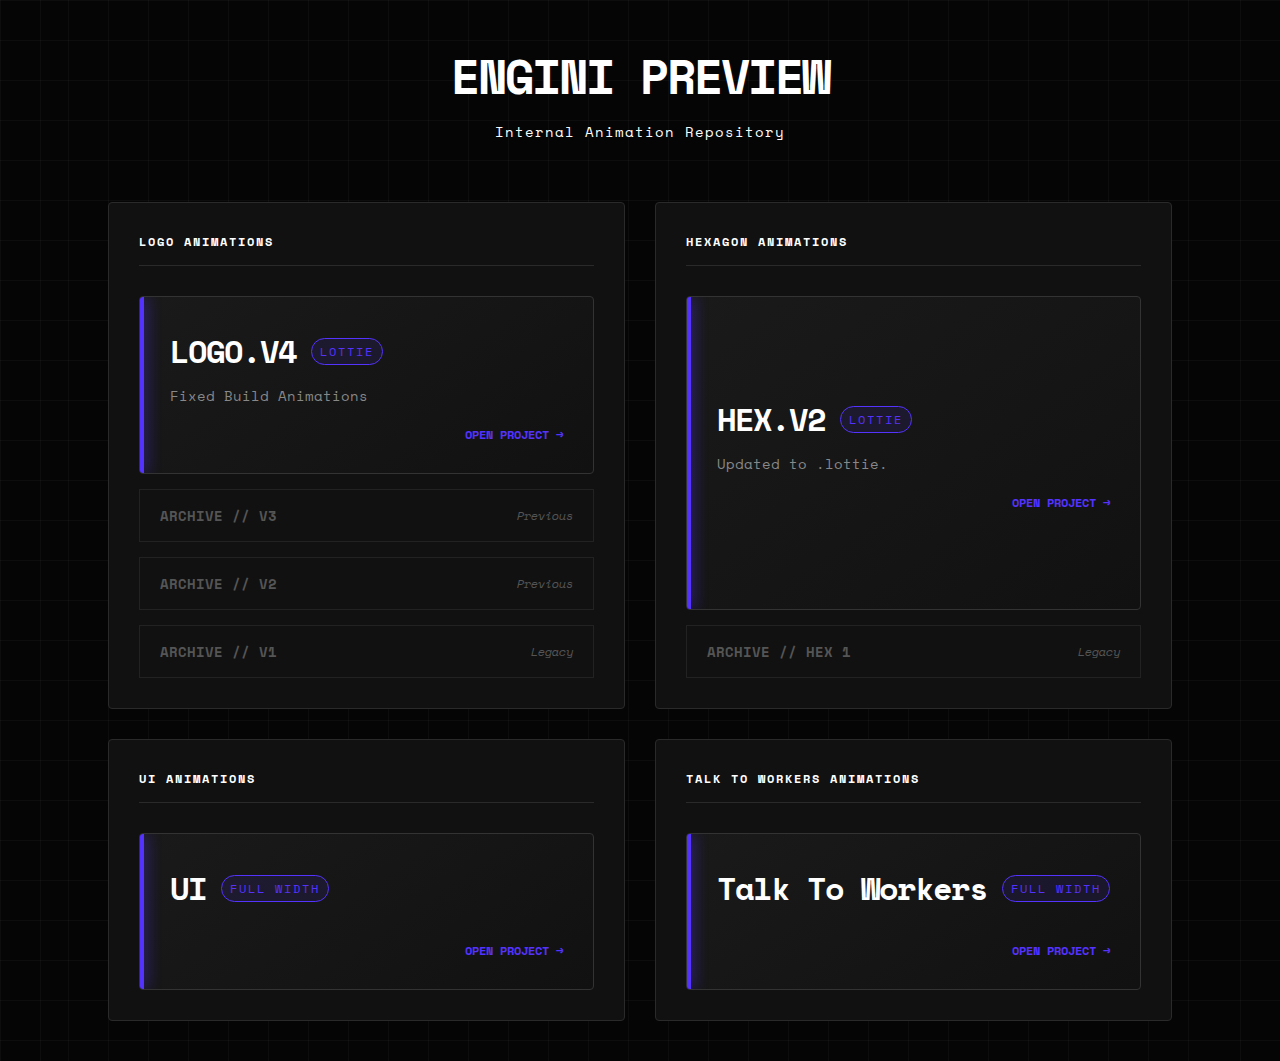
<file: Engini/index.html>
<!DOCTYPE html>
<html lang="en">

<head>
    <meta charset="UTF-8">
    <meta name="viewport" content="width=device-width, initial-scale=1.0">
    <title>Engini Animations Portal</title>
    <link rel="preconnect" href="https://fonts.googleapis.com">
    <link rel="preconnect" href="https://fonts.gstatic.com" crossorigin>
    <link href="https://fonts.googleapis.com/css2?family=Space+Mono:ital,wght@0,400;0,700;1,400&display=swap"
        rel="stylesheet">
    <style>
        :root {
            --bg-color: #050505;
            --card-bg: #111111;
            --border: #2a2a2a;
            --text-main: #e0e0e0;
            --text-muted: #fff;

            /* Brand Colors - Unified to Purple */
            --purple: #5533FF;
            --purple-glow: rgba(85, 51, 255, 0.3);

            --grid-line: rgba(255, 255, 255, 0.03);
        }

        body,
        html {
            margin: 0;
            padding: 0;
            background-color: var(--bg-color);
            /* Tech Grid Background */
            background-image:
                linear-gradient(var(--grid-line) 1px, transparent 1px),
                linear-gradient(90deg, var(--grid-line) 1px, transparent 1px);
            background-size: 40px 40px;

            font-family: 'Space Mono', monospace;
            color: var(--text-main);
            min-height: 100vh;
            display: flex;
            flex-direction: column;
            align-items: center;
            justify-content: center;
        }

        .main-container {
            width: 100%;
            /* UPDATED: Increased width to accommodate 4 columns comfortably */
            max-width: 1600px;
            padding: 40px;
            box-sizing: border-box;
            animation: fade-in 0.8s ease-out;
        }

        /* --- Header --- */
        .header {
            text-align: center;
            margin-bottom: 60px;
            position: relative;
        }

        .title {
            font-size: 3em;
            font-weight: 700;
            letter-spacing: -2px;
            margin: 0;
            color: #fff;
            text-transform: uppercase;
        }

        .subtitle {
            color: var(--text-muted);
            font-size: 14px;
            margin-top: 10px;
            letter-spacing: 1px;
        }

        /* --- Layout Grid --- */
        .dashboard-grid {
            display: grid;
            /* UPDATED: Changed from 3 to 4 columns */
            grid-template-columns: repeat(4, 1fr);
            gap: 30px;
            align-items: stretch;
        }

        /* UPDATED: Adjusted breakpoint to switch to 2 columns sooner so cards don't get too thin */
        @media (max-width: 1300px) {
            .dashboard-grid {
                grid-template-columns: 1fr 1fr;
            }
        }

        @media (max-width: 650px) {
            .dashboard-grid {
                grid-template-columns: 1fr;
            }
        }

        /* --- Cards Common Styles --- */
        .card {
            background-color: var(--card-bg);
            border: 1px solid var(--border);
            border-radius: 4px;
            padding: 30px;
            position: relative;
            display: flex;
            flex-direction: column;
            height: 100%;
            box-sizing: border-box;
        }

        .card-header {
            display: flex;
            justify-content: space-between;
            align-items: center;
            margin-bottom: 30px;
            border-bottom: 1px solid var(--border);
            padding-bottom: 15px;
        }

        .card-title {
            font-size: 12px;
            text-transform: uppercase;
            letter-spacing: 2px;
            color: var(--text-muted);
            font-weight: 700;
        }

        /* --- Navigation Area --- */
        .nav-container {
            display: flex;
            flex-direction: column;
            gap: 15px;
            height: 100%;
        }

        /* Primary Button (Hero Link) */
        .nav-item.primary {
            text-decoration: none;
            background: linear-gradient(145deg, #1a1a1a, #111);
            border: 1px solid #333;
            padding: 30px;
            border-radius: 4px;
            position: relative;
            transition: all 0.3s cubic-bezier(0.25, 0.8, 0.25, 1);
            overflow: hidden;
            flex-grow: 1;
            display: flex;
            flex-direction: column;
            justify-content: center;
        }

        .nav-item.primary::before {
            content: '';
            position: absolute;
            left: 0;
            top: 0;
            bottom: 0;
            width: 4px;
            background-color: var(--purple);
            box-shadow: 0 0 15px var(--purple);
            transition: width 0.3s ease;
        }

        .nav-item.primary:hover {
            transform: translateX(5px);
            border-color: var(--purple);
            box-shadow: 0 10px 40px rgba(0, 0, 0, 0.5);
        }

        .nav-item.primary:hover::before {
            width: 6px;
        }

        /* --- Tags & Text --- */
        .version-tag {
            /* UPDATED: Reduced font size slightly to prevent wrapping in narrower columns */
            font-size: 32px;
            font-weight: 700;
            color: #fff;
            margin: 0;
            letter-spacing: -2px;
            display: flex;
            align-items: center;
            gap: 15px;
            flex-wrap: wrap;
            /* Allows tag to wrap if needed */
        }

        .version-tag .sub {
            font-size: 12px;
            color: var(--purple);
            font-weight: 400;
            letter-spacing: 2px;
            border: 1px solid var(--purple);
            padding: 4px 8px;
            border-radius: 20px;
            background: rgba(85, 51, 255, 0.1);
            white-space: nowrap;
        }

        .version-desc {
            color: #888;
            margin-top: 10px;
            font-size: 14px;
        }

        .open-link {
            margin-top: 20px;
            font-size: 12px;
            color: var(--purple);
            text-align: right;
            font-weight: bold;
        }

        /* Secondary Button (Archive Link) */
        .nav-item.secondary {
            text-decoration: none;
            display: flex;
            align-items: center;
            justify-content: space-between;
            padding: 15px 20px;
            border: 1px solid #222;
            background: transparent;
            color: #555;
            transition: all 0.2s ease;
        }

        .nav-item.secondary:hover {
            border-color: #444;
            color: #999;
            background: #151515;
        }

        .nav-item.secondary .v-title {
            font-size: 14px;
            font-weight: 700;
        }

        .nav-item.secondary .v-date {
            font-size: 12px;
            font-style: italic;
        }

        /* --- Animations --- */
        @keyframes fade-in {
            from {
                opacity: 0;
                transform: translateY(20px);
            }

            to {
                opacity: 1;
                transform: translateY(0);
            }
        }
    </style>
</head>

<body>

    <div class="main-container">

        <header class="header">
            <h1 class="title">Engini Preview</h1>
            <div class="subtitle">Internal Animation Repository</div>
        </header>

        <div class="dashboard-grid">

            <div class="card">
                <div class="card-header">
                    <span class="card-title">Logo Animations</span>
                </div>

                <div class="nav-container">
                    <a href="Logo/V4" class="nav-item primary">
                        <div class="version-tag">
                            LOGO.V4
                            <span class="sub">LOTTIE</span>
                        </div>
                        <div class="version-desc">
                            Fixed Build Animations
                        </div>
                        <div class="open-link">
                            OPEN PROJECT &rarr;
                        </div>
                    </a>

                    <a href="Logo/V3" class="nav-item secondary">
                        <span class="v-title">ARCHIVE // V3</span>
                        <span class="v-date">Previous</span>
                    </a>

                    <a href="Logo/V2" class="nav-item secondary">
                        <span class="v-title">ARCHIVE // V2</span>
                        <span class="v-date">Previous</span>
                    </a>

                    <a href="Logo/V1" class="nav-item secondary">
                        <span class="v-title">ARCHIVE // V1</span>
                        <span class="v-date">Legacy</span>
                    </a>
                </div>
            </div>

            <div class="card">
                <div class="card-header">
                    <span class="card-title">Hexagon Animations</span>
                </div>

                <div class="nav-container">
                    <a href="Hexagons/V2" class="nav-item primary">
                        <div class="version-tag">
                            HEX.V2
                            <span class="sub">LOTTIE</span>
                        </div>
                        <div class="version-desc">
                            Updated to .lottie.
                        </div>
                        <div class="open-link">
                            OPEN PROJECT &rarr;
                        </div>
                    </a>

                    <a href="Hexagons/V1" class="nav-item secondary">
                        <span class="v-title">ARCHIVE // HEX 1</span>
                        <span class="v-date">Legacy</span>
                    </a>
                </div>
            </div>

            <div class="card">
                <div class="card-header">
                    <span class="card-title">UI Animations</span>
                </div>

                <div class="nav-container">
                    <a href="UI/V1" class="nav-item primary">
                        <div class="version-tag">
                            UI
                            <span class="sub">FULL WIDTH</span>
                        </div>
                        <div class="version-desc">

                        </div>
                        <div class="open-link">
                            OPEN PROJECT &rarr;
                        </div>
                    </a>
                </div>
            </div>

            <div class="card">
                <div class="card-header">
                    <span class="card-title">Talk To Workers Animations</span>
                </div>

                <div class="nav-container">
                    <a href="Talk To Workers/V1/" class="nav-item primary">
                        <div class="version-tag">
                            Talk To Workers
                            <span class="sub">FULL WIDTH</span>
                        </div>
                        <div class="version-desc">

                        </div>
                        <div class="open-link">
                            OPEN PROJECT &rarr;
                        </div>
                    </a>
                </div>
            </div>
        </div>
    </div>

</body>

</html>
</file>
